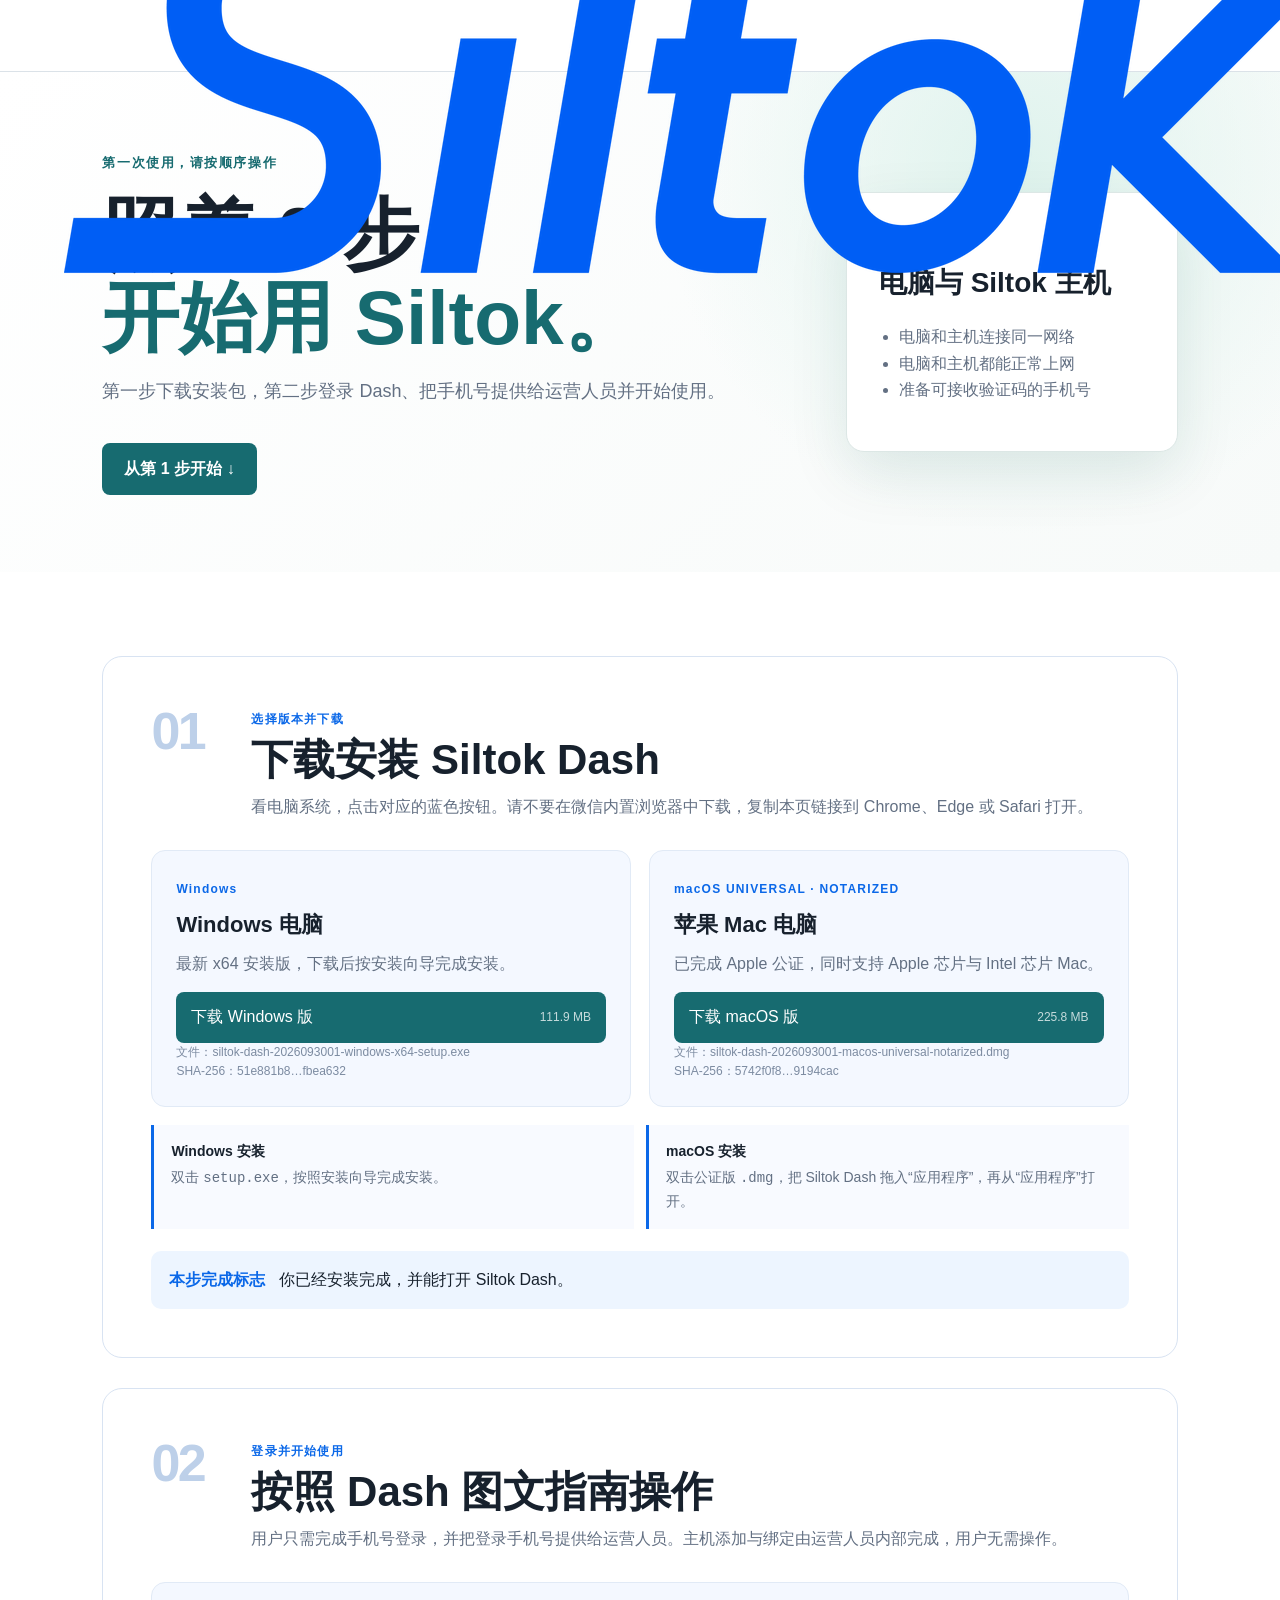
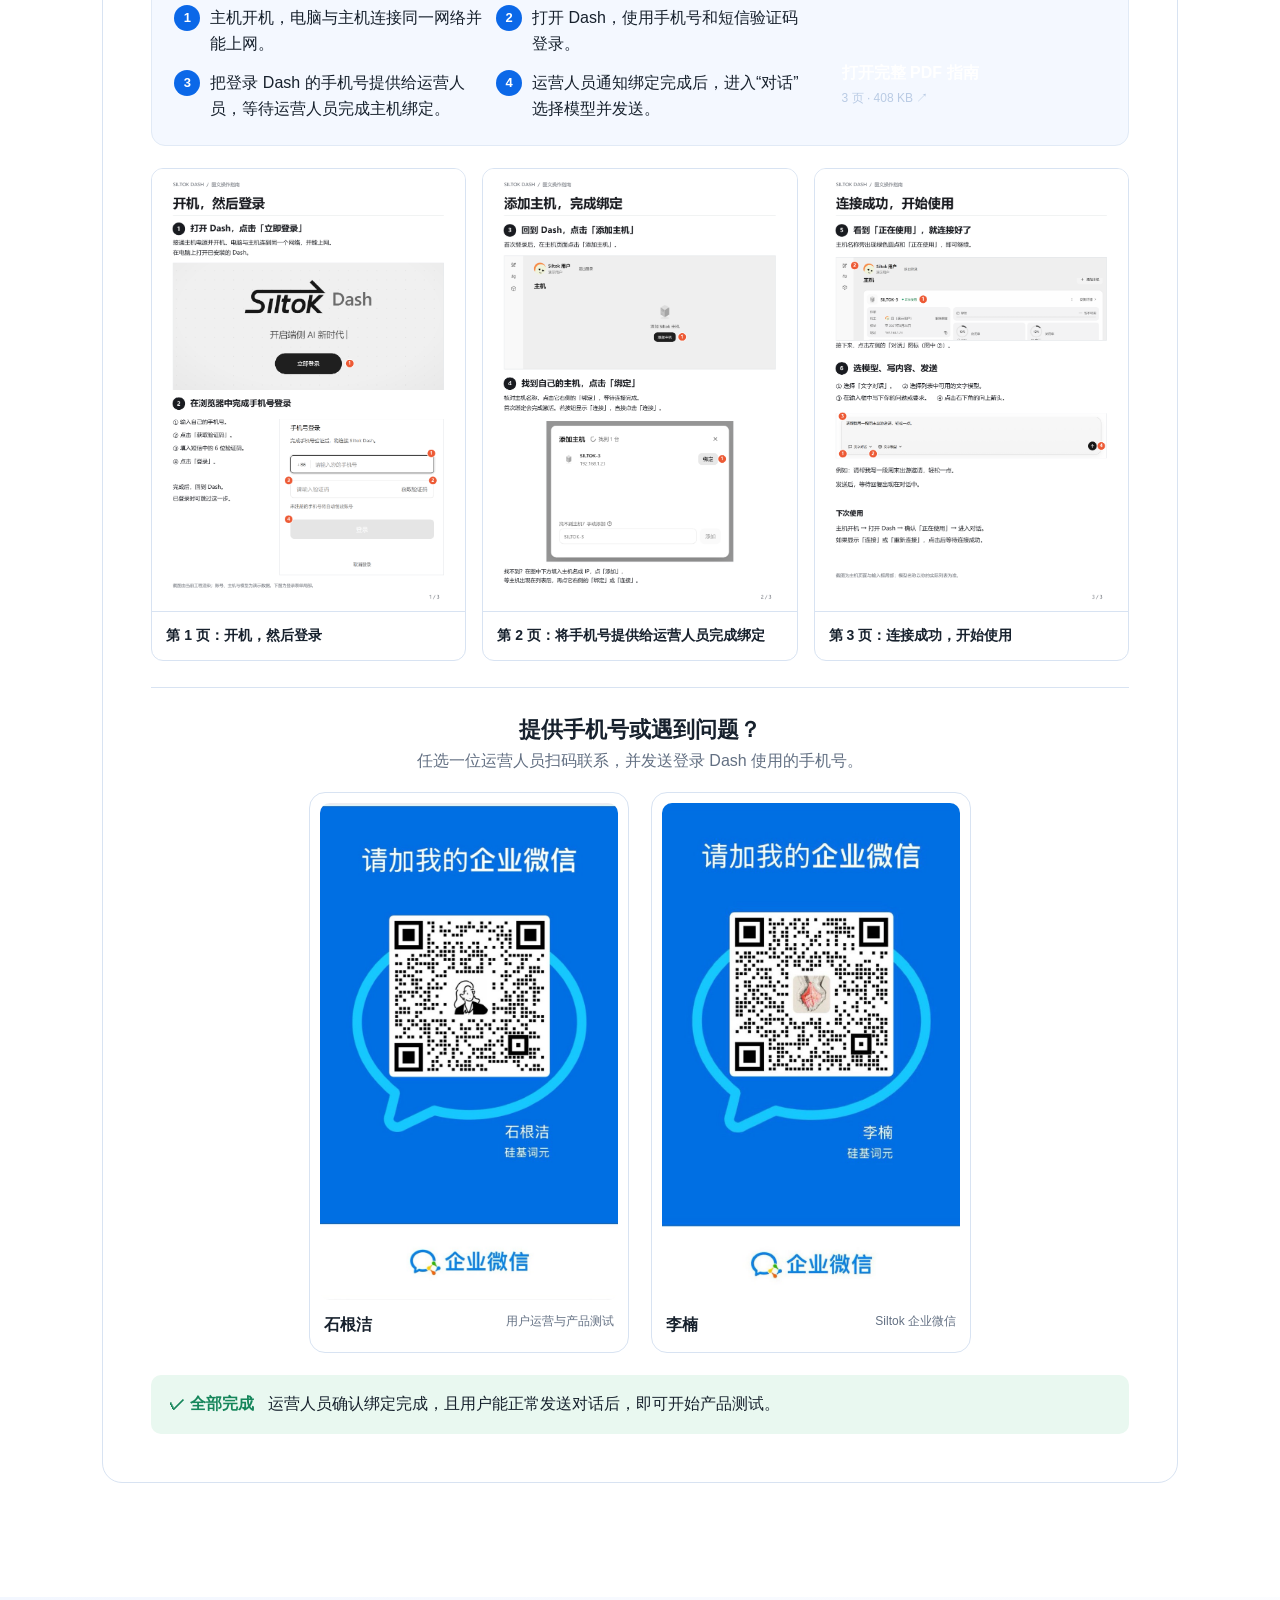
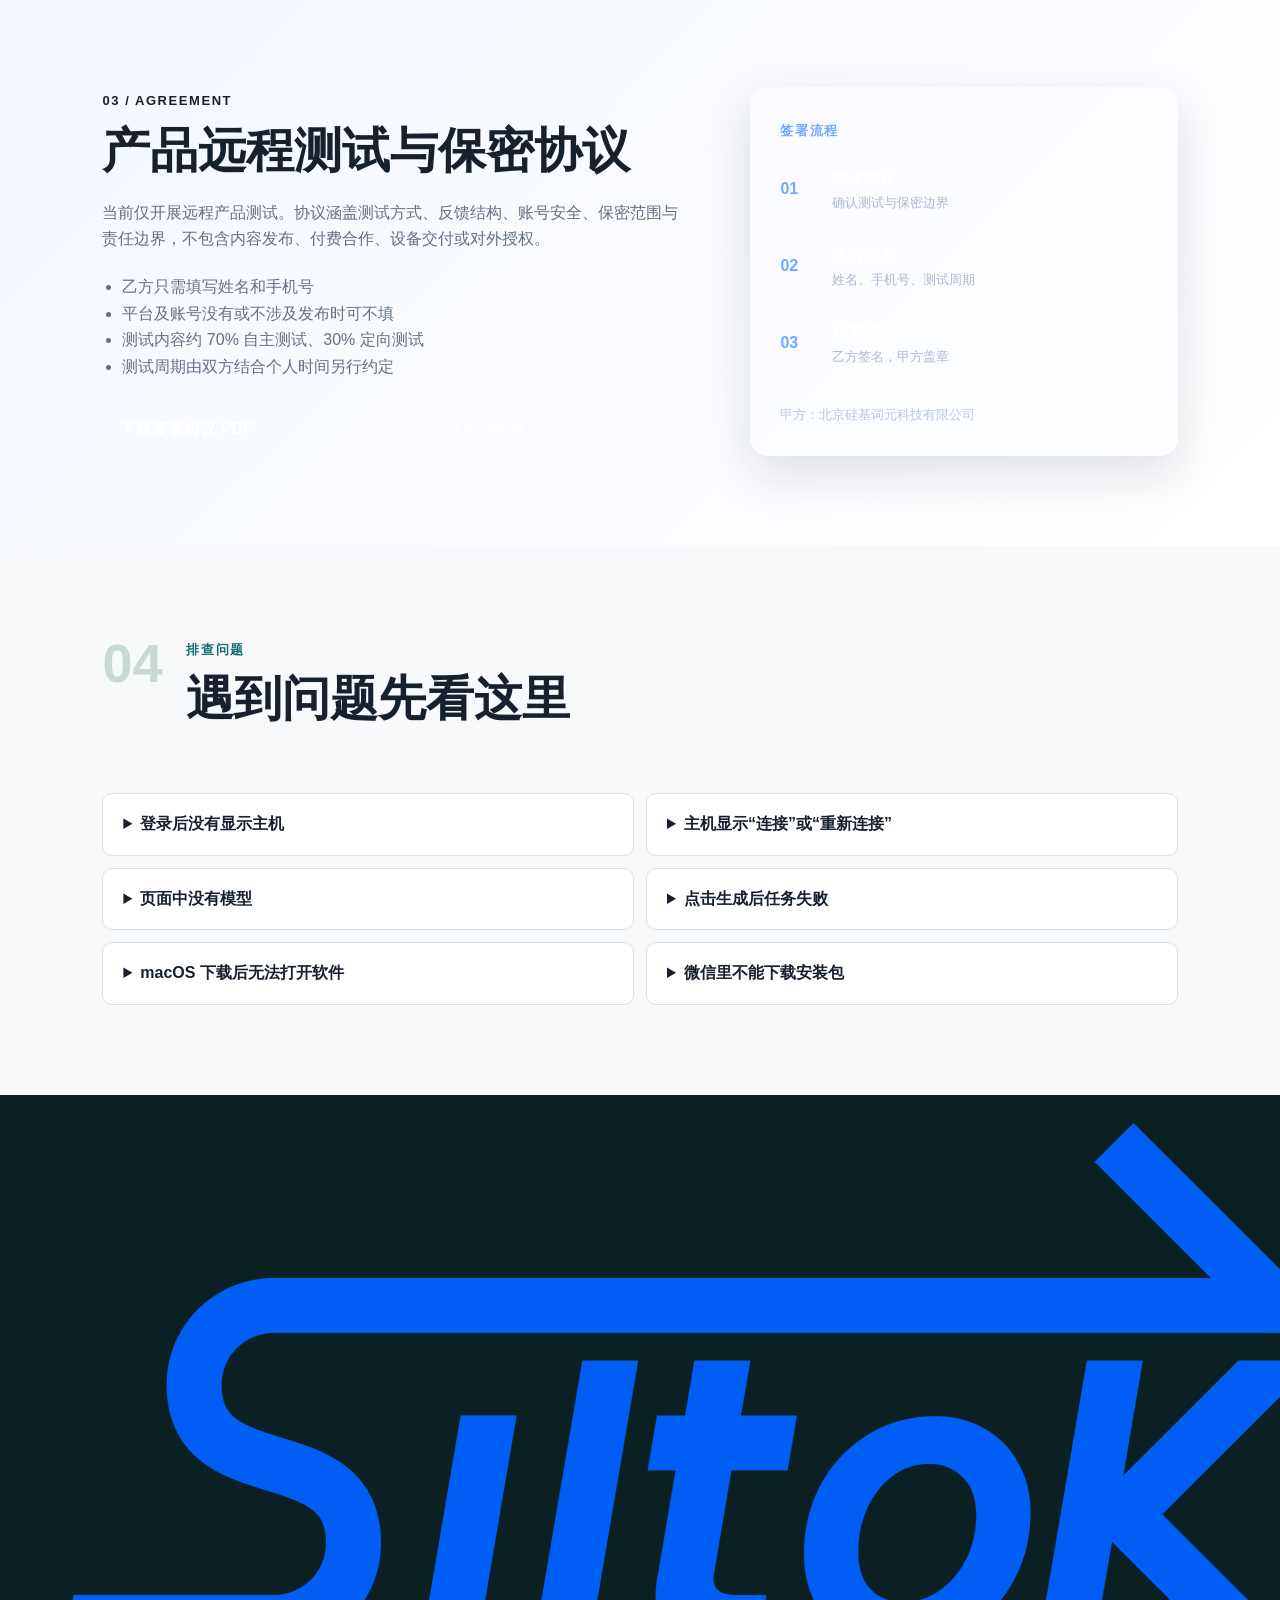
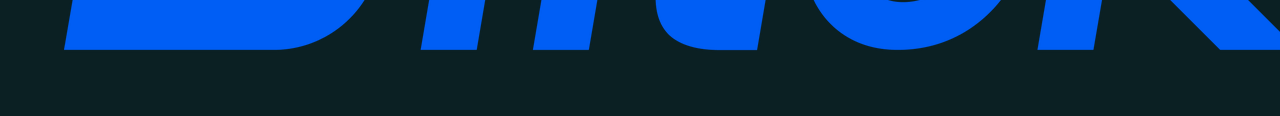
<file: index.html>
<!doctype html>
<html lang="zh-CN">
<head>
  <meta charset="utf-8">
  <meta name="viewport" content="width=device-width,initial-scale=1">
  <meta name="description" content="Siltok Dash Windows 与 macOS 快速上手指南">
  <title>Siltok 快速上手指南</title>
  <link rel="icon" href="assets/favicon.svg">
  <link rel="stylesheet" href="styles.css?v=20260915-2">
  <link rel="stylesheet" href="agreement.css?v=20260915-2">
  <link rel="stylesheet" href="connect-guide.css?v=20260930-4">
</head>
<body>
  <header class="topbar"><a href="#top" class="brand" aria-label="Siltok 首页"><img src="assets/siltok-logo-blue.png" alt="Siltok"></a><nav><a href="#steps">两步开始</a><a href="#agreement">测试协议</a><a href="creator-feedback.html">创作者测试内容和反馈表格</a><a href="#faq">常见问题</a><a href="#guide-contact">联系管理员</a></nav></header>
  <main id="top">
    <section class="hero compact-hero"><div class="hero-copy"><span class="eyebrow">第一次使用，请按顺序操作</span><h1>照着 2 步，<br><em>开始用 Siltok。</em></h1><p>第一步下载安装包，第二步登录 Dash、把手机号提供给运营人员并开始使用。</p><a class="primary start-button" href="#steps">从第 1 步开始 ↓</a></div><aside class="status-card"><span>开始前只需准备</span><strong>电脑与 Siltok 主机</strong><ul><li>电脑和主机连接同一网络</li><li>电脑和主机都能正常上网</li><li>准备可接收验证码的手机号</li></ul></aside></section>

    <section class="guided-flow" id="steps">
      <article class="guide-step" id="step-1"><header><b>01</b><div><small>选择版本并下载</small><h2>下载安装 Siltok Dash</h2><p>看电脑系统，点击对应的蓝色按钮。请不要在微信内置浏览器中下载，复制本页链接到 Chrome、Edge 或 Safari 打开。</p></div></header><div class="system-grid"><section><span class="system-name">Windows</span><h3>Windows 电脑</h3><p>最新 x64 安装版，下载后按安装向导完成安装。</p><a class="download" href="https://github.com/hemolin23/siltok-quickstart-guide/releases/download/v1.3.0/siltok-dash-2026093001-windows-x64-setup.exe">下载 Windows 版 <span>111.9 MB</span></a><p class="checksum">文件：siltok-dash-2026093001-windows-x64-setup.exe<br>SHA-256：51e881b8…fbea632</p></section><section><span class="system-name">macOS UNIVERSAL · NOTARIZED</span><h3>苹果 Mac 电脑</h3><p>已完成 Apple 公证，同时支持 Apple 芯片与 Intel 芯片 Mac。</p><a class="download" href="https://github.com/hemolin23/siltok-quickstart-guide/releases/download/v1.3.0/siltok-dash-2026093001-macos-universal-notarized.dmg">下载 macOS 版 <span>225.8 MB</span></a><p class="checksum">文件：siltok-dash-2026093001-macos-universal-notarized.dmg<br>SHA-256：5742f0f8…9194cac</p></section></div><div class="install-notes"><section><b>Windows 安装</b><span>双击 <code>setup.exe</code>，按照安装向导完成安装。</span></section><section><b>macOS 安装</b><span>双击公证版 <code>.dmg</code>，把 Siltok Dash 拖入“应用程序”，再从“应用程序”打开。</span></section></div><div class="step-done"><b>本步完成标志</b><span>你已经安装完成，并能打开 Siltok Dash。</span></div></article>

      <article class="guide-step" id="step-2"><header><b>02</b><div><small>登录并开始使用</small><h2>按照 Dash 图文指南操作</h2><p>用户只需完成手机号登录，并把登录手机号提供给运营人员。主机添加与绑定由运营人员内部完成，用户无需操作。</p></div></header><div class="guide-summary"><ol><li><b>1</b><span>主机开机，电脑与主机连接同一网络并能上网。</span></li><li><b>2</b><span>打开 Dash，使用手机号和短信验证码登录。</span></li><li><b>3</b><span>把登录 Dash 的手机号提供给运营人员，等待运营人员完成主机绑定。</span></li><li><b>4</b><span>运营人员通知绑定完成后，进入“对话”选择模型并发送。</span></li></ol><a class="guide-pdf-link" href="assets/dash-connection-guide.pdf" target="_blank" rel="noopener">打开完整 PDF 指南 <span>3 页 · 408 KB ↗</span></a></div><div class="guide-pages"><figure><a href="assets/dash-guide-01-login.png" target="_blank"><img src="assets/dash-guide-01-login.png" alt="Dash 图文指南第一页：开机并完成手机号登录"></a><figcaption>第 1 页：开机，然后登录</figcaption></figure><figure><a href="assets/dash-guide-02-bind.png" target="_blank"><img src="assets/dash-guide-02-bind.png" alt="Dash 图文指南第二页：运营人员完成主机绑定"></a><figcaption>第 2 页：将手机号提供给运营人员完成绑定</figcaption></figure><figure><a href="assets/dash-guide-03-use.png" target="_blank"><img src="assets/dash-guide-03-use.png" alt="Dash 图文指南第三页：连接成功并开始对话"></a><figcaption>第 3 页：连接成功，开始使用</figcaption></figure></div><div class="guide-contact" id="guide-contact"><div><b>提供手机号或遇到问题？</b><span>任选一位运营人员扫码联系，并发送登录 Dash 使用的手机号。</span></div><div class="step-contacts"><figure><img src="assets/wecom-shigenjie.jpg" alt="石根洁企业微信二维码名片"><figcaption><strong>石根洁</strong><span>用户运营与产品测试</span></figcaption></figure><figure><img src="assets/wecom-linan.jpg" alt="李楠企业微信二维码名片"><figcaption><strong>李楠</strong><span>Siltok 企业微信</span></figcaption></figure></div></div><div class="success-banner"><b>✓ 全部完成</b><span>运营人员确认绑定完成，且用户能正常发送对话后，即可开始产品测试。</span></div></article>
    </section>

    <section class="agreement" id="agreement"><div class="agreement-copy"><span>03 / AGREEMENT</span><h2>产品远程测试与保密协议</h2><p>当前仅开展远程产品测试。协议涵盖测试方式、反馈结构、账号安全、保密范围与责任边界，不包含内容发布、付费合作、设备交付或对外授权。</p><ul><li>乙方只需填写姓名和手机号</li><li>平台及账号没有或不涉及发布时可不填</li><li>测试内容约 70% 自主测试、30% 定向测试</li><li>测试周期由双方结合个人时间另行约定</li></ul><a class="agreement-download" href="assets/产品远程测试与保密协议.pdf" download>下载签署协议 PDF <span>3 页 · 780 KB</span></a></div><div class="agreement-card"><small>签署流程</small><ol><li><b>01</b><span><strong>阅读协议</strong>确认测试与保密边界</span></li><li><b>02</b><span><strong>填写信息</strong>姓名、手机号、测试周期</span></li><li><b>03</b><span><strong>双方签署</strong>乙方签名，甲方盖章</span></li></ol><p>甲方：北京硅基词元科技有限公司</p></div></section>

    <section class="faq" id="faq"><div class="section-head"><span>04</span><div><small>排查问题</small><h2>遇到问题先看这里</h2></div></div><div class="faq-grid">
      <details><summary>登录后没有显示主机</summary><p>用户无需自行添加或绑定主机。请把登录 Dash 使用的手机号提供给运营人员，由运营人员在内部完成主机绑定。</p></details>
      <details><summary>主机显示“连接”或“重新连接”</summary><p>点击“连接”或“重新连接”，等待主机名称旁出现绿色圆点和“正在使用”。仍失败时保存当前页面截图并联系运营人员。</p></details>
      <details><summary>页面中没有模型</summary><p>刷新或重启 Dash；仍没有模型时联系管理员确认服务状态和账号权限。</p></details>
      <details><summary>点击生成后任务失败</summary><p>保存错误提示、控制台信息和操作系统版本，并说明所选模型与操作步骤后联系管理员。</p></details>
      <details><summary>macOS 下载后无法打开软件</summary><p>请先确认下载的是本页面提供的最新公证版，并核对文件名与校验值。重新下载后，将 Siltok Dash 拖入“应用程序”，再从“应用程序”文件夹打开；仍无法打开时截图联系运营人员。</p></details>
      <details><summary>微信里不能下载安装包</summary><p>请复制本页地址到 Chrome、Edge 或 Safari 打开，再点击下载按钮。</p></details>
    </div></section>

  </main>
  <footer><img src="assets/siltok-logo-blue.png" alt="Siltok"><span>快速上手指南 · 北京硅基词元科技有限公司</span><a href="#top">返回顶部 ↑</a></footer>
</body>
</html>
</file>
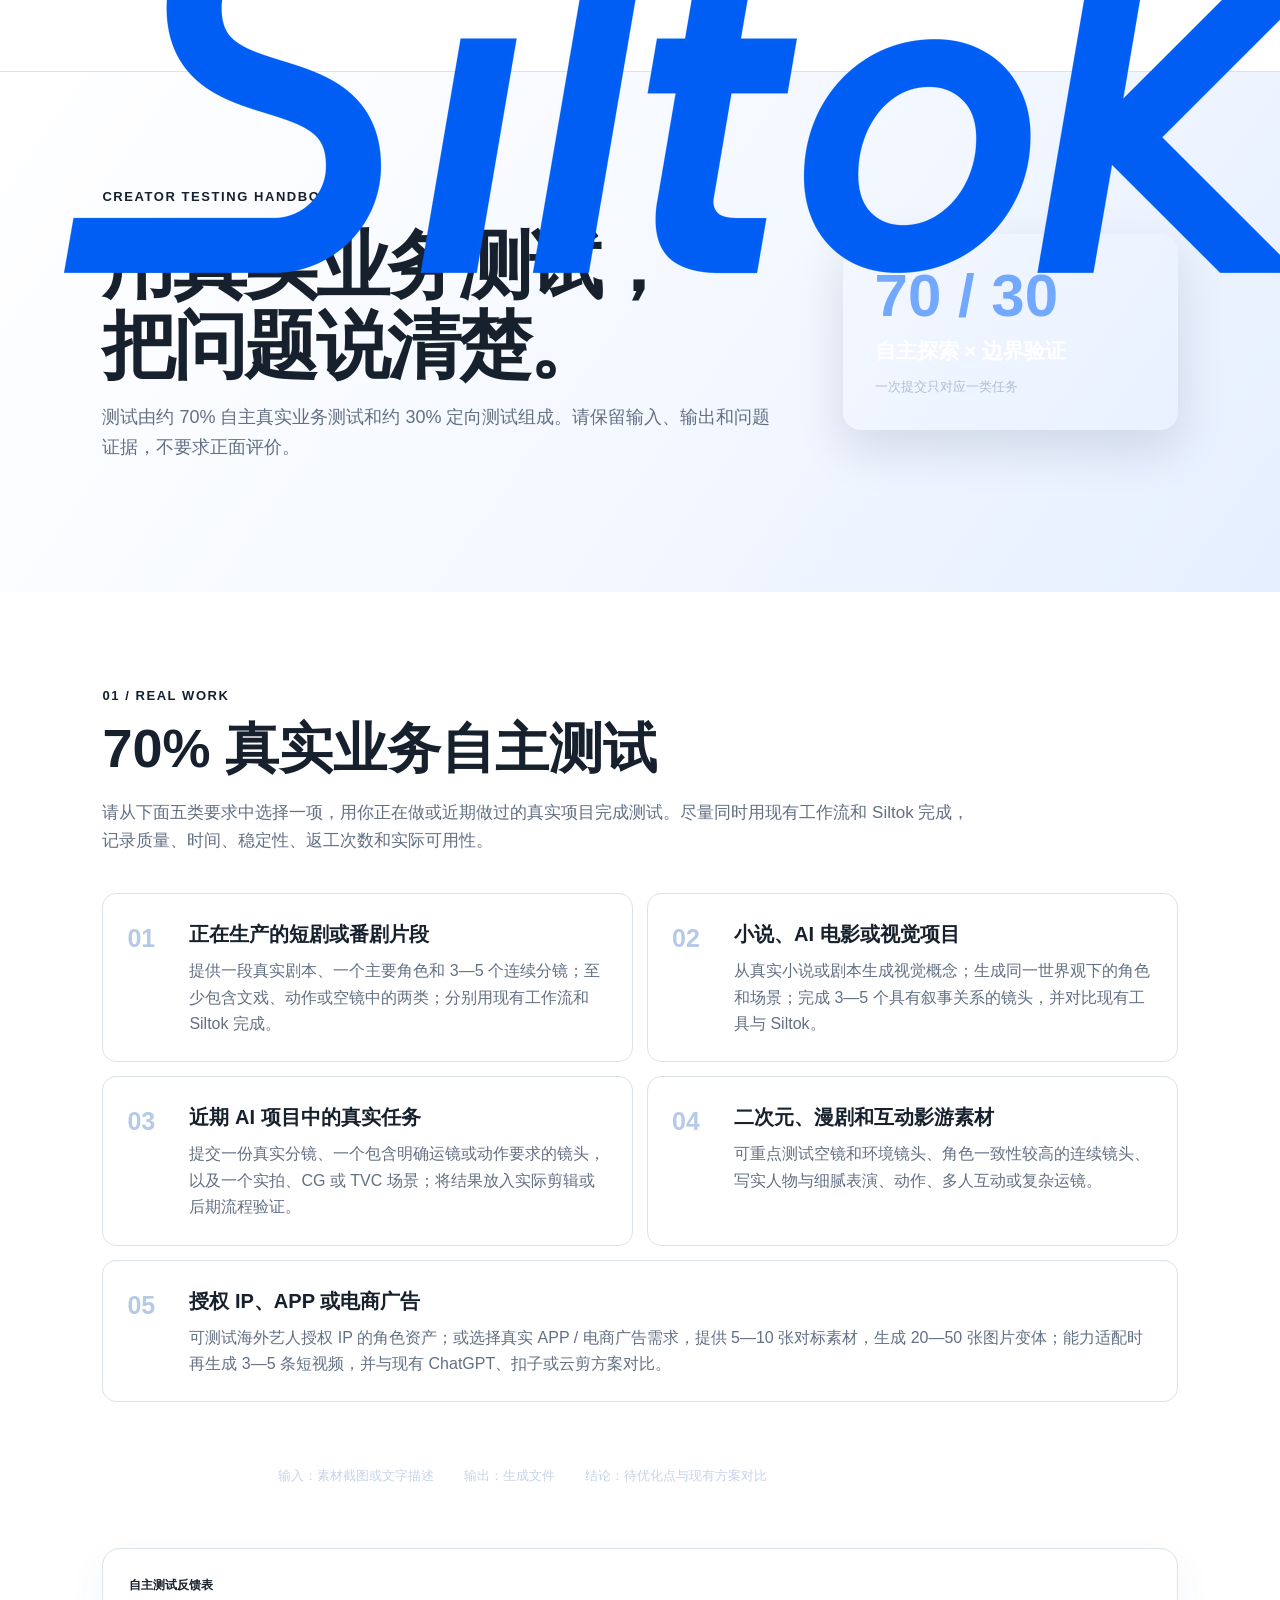
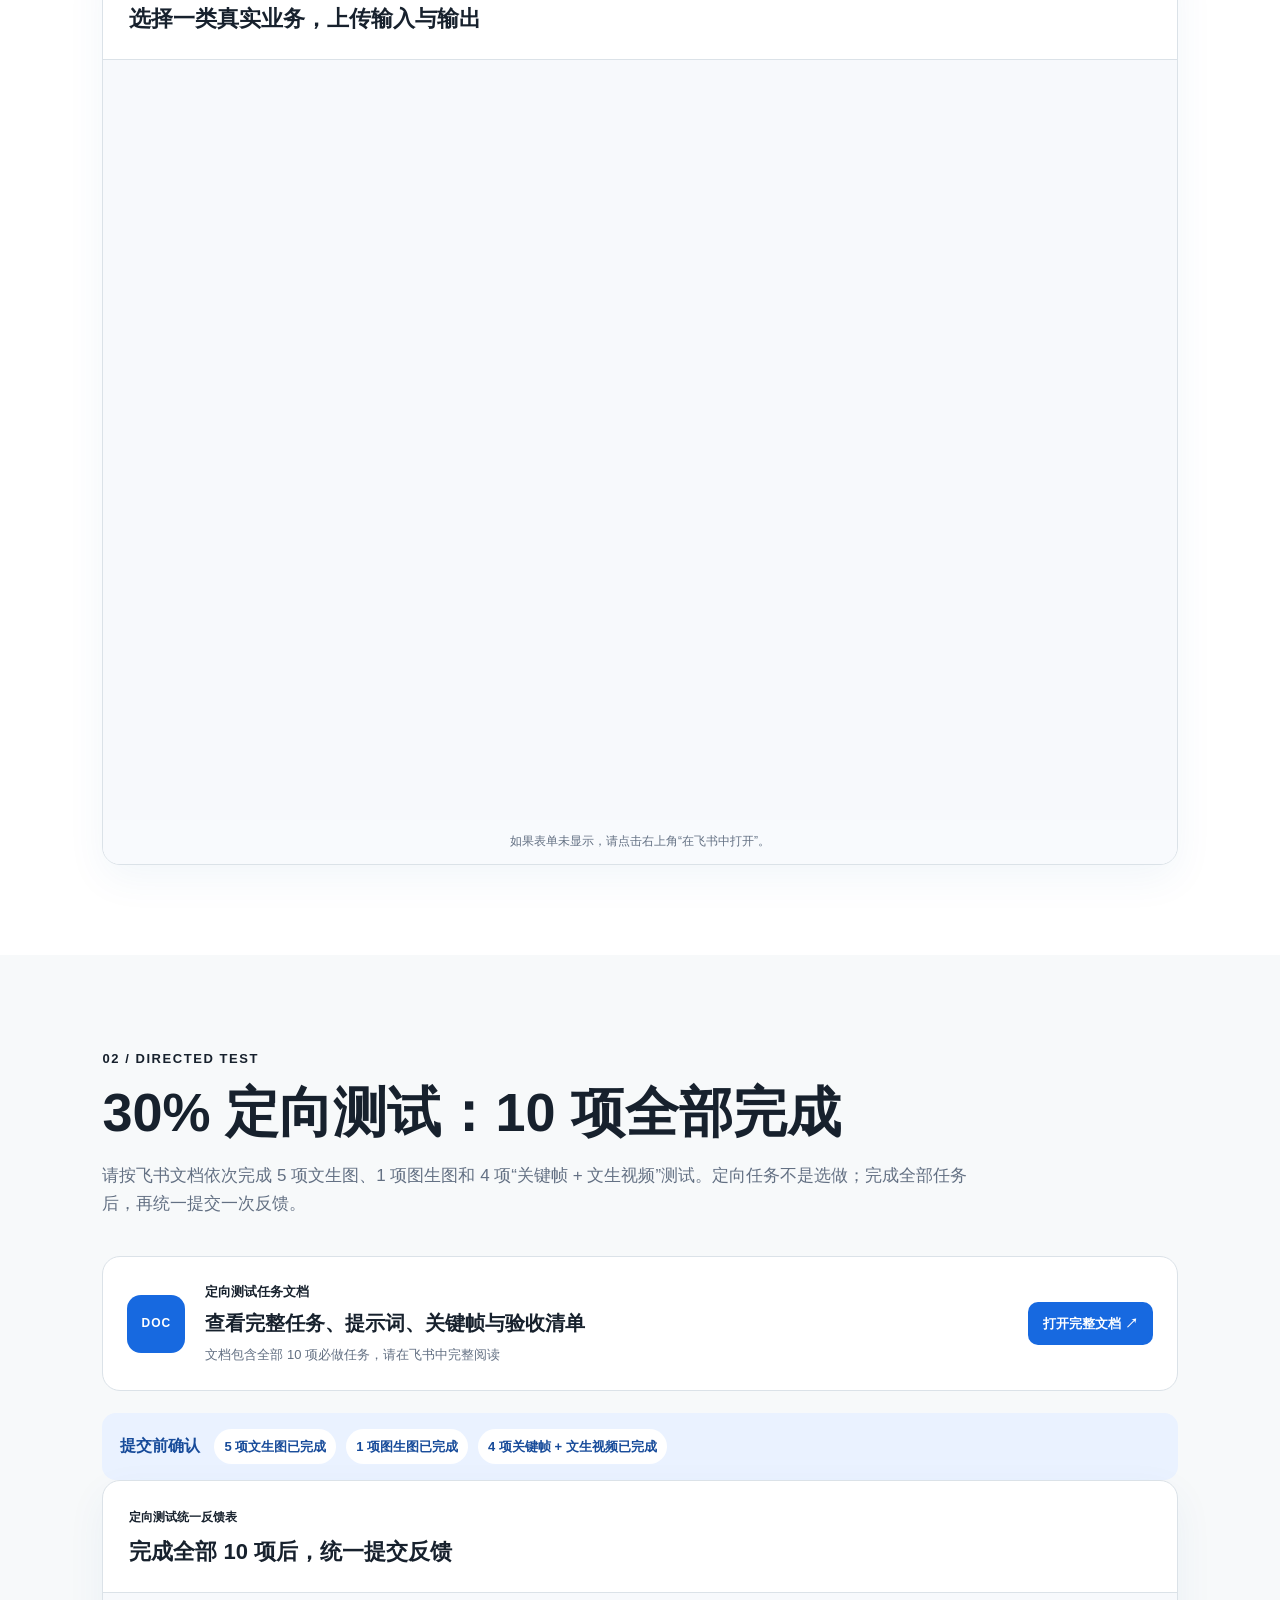
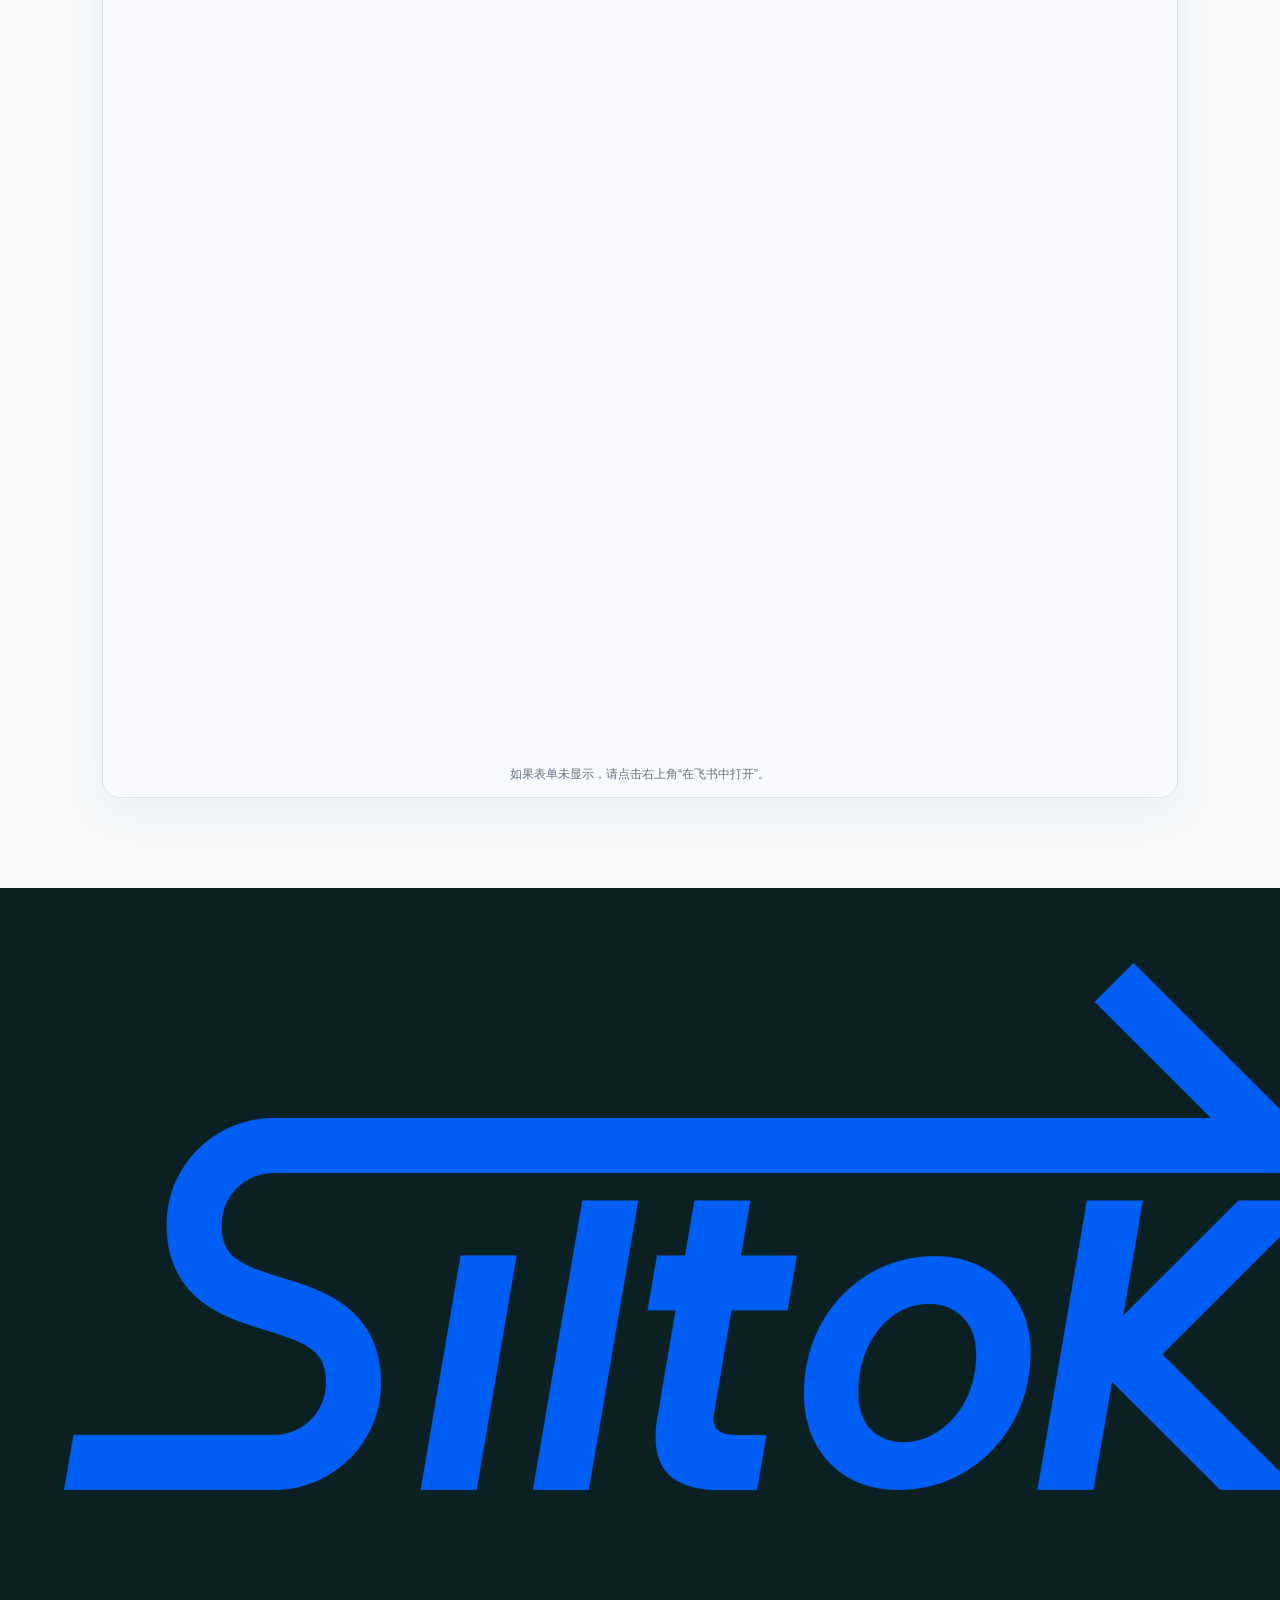
<file: creator-feedback.html>
<!doctype html>
<html lang="zh-CN">
<head>
  <meta charset="utf-8">
  <meta name="viewport" content="width=device-width,initial-scale=1">
  <meta name="description" content="Siltok 创作者测试内容和反馈表格">
  <title>Siltok 创作者测试内容和反馈表格</title>
  <link rel="icon" href="assets/favicon.svg">
  <link rel="stylesheet" href="styles.css">
  <link rel="stylesheet" href="creator-feedback.css">
  <link rel="stylesheet" href="creator-feedback-v2.css">
</head>
<body>
  <header class="topbar"><a href="index.html" class="brand" aria-label="返回操作手册"><img src="assets/siltok-logo-blue.png" alt="Siltok"></a><nav><a href="#self-test">70% 自主测试</a><a href="#directed-test">30% 定向测试</a><a href="index.html">安装手册</a></nav></header>
  <main>
    <section class="feedback-hero"><div><span>CREATOR TESTING HANDBOOK</span><h1>用真实业务测试，<br><em>把问题说清楚。</em></h1><p>测试由约 70% 自主真实业务测试和约 30% 定向测试组成。请保留输入、输出和问题证据，不要求正面评价。</p></div><aside><b>70 / 30</b><strong>自主探索 × 边界验证</strong><small>一次提交只对应一类任务</small></aside></section>

    <section class="test-section" id="self-test">
      <div class="section-intro"><span>01 / REAL WORK</span><h2>70% 真实业务自主测试</h2><p>请从下面五类要求中选择一项，用你正在做或近期做过的真实项目完成测试。尽量同时用现有工作流和 Siltok 完成，记录质量、时间、稳定性、返工次数和实际可用性。</p></div>
      <div class="requirement-list">
        <article><b>01</b><div><h3>正在生产的短剧或番剧片段</h3><p>提供一段真实剧本、一个主要角色和 3—5 个连续分镜；至少包含文戏、动作或空镜中的两类；分别用现有工作流和 Siltok 完成。</p></div></article>
        <article><b>02</b><div><h3>小说、AI 电影或视觉项目</h3><p>从真实小说或剧本生成视觉概念；生成同一世界观下的角色和场景；完成 3—5 个具有叙事关系的镜头，并对比现有工具与 Siltok。</p></div></article>
        <article><b>03</b><div><h3>近期 AI 项目中的真实任务</h3><p>提交一份真实分镜、一个包含明确运镜或动作要求的镜头，以及一个实拍、CG 或 TVC 场景；将结果放入实际剪辑或后期流程验证。</p></div></article>
        <article><b>04</b><div><h3>二次元、漫剧和互动影游素材</h3><p>可重点测试空镜和环境镜头、角色一致性较高的连续镜头、写实人物与细腻表演、动作、多人互动或复杂运镜。</p></div></article>
        <article><b>05</b><div><h3>授权 IP、APP 或电商广告</h3><p>可测试海外艺人授权 IP 的角色资产；或选择真实 APP / 电商广告需求，提供 5—10 张对标素材，生成 20—50 张图片变体；能力适配时再生成 3—5 条短视频，并与现有 ChatGPT、扣子或云剪方案对比。</p></div></article>
      </div>
      <div class="evidence"><strong>每次提交需要包含</strong><span>输入：素材截图或文字描述</span><span>输出：生成文件</span><span>结论：待优化点与现有方案对比</span></div>
      <div class="form-shell"><div class="form-heading"><div><span>自主测试反馈表</span><h3>选择一类真实业务，上传输入与输出</h3></div><a href="https://my.feishu.cn/share/base/shrcnYicNNJIx5ptpzHYFcEhcKb" target="_blank" rel="noreferrer">在飞书中打开 ↗</a></div><iframe src="https://my.feishu.cn/share/base/shrcnYicNNJIx5ptpzHYFcEhcKb" title="Siltok 70%真实业务自主测试反馈表" loading="lazy"></iframe><p class="form-fallback">如果表单未显示，请点击右上角“在飞书中打开”。</p></div>
    </section>

    <section class="test-section directed" id="directed-test">
      <div class="section-intro"><span>02 / DIRECTED TEST</span><h2>30% 定向测试：10 项全部完成</h2><p>请按飞书文档依次完成 5 项文生图、1 项图生图和 4 项“关键帧 + 文生视频”测试。定向任务不是选做；完成全部任务后，再统一提交一次反馈。</p></div>
      <a class="document-card" href="https://my.feishu.cn/wiki/Obl2wG4xhiCFbrkPnOHc1HDtndd?from=from_copylink" target="_blank" rel="noreferrer">
        <span class="document-icon">DOC</span>
        <span class="document-copy"><small>定向测试任务文档</small><strong>查看完整任务、提示词、关键帧与验收清单</strong><em>文档包含全部 10 项必做任务，请在飞书中完整阅读</em></span>
        <span class="document-action">打开完整文档 ↗</span>
      </a>
      <div class="all-required-note"><strong>提交前确认</strong><span>5 项文生图已完成</span><span>1 项图生图已完成</span><span>4 项关键帧 + 文生视频已完成</span></div>
      <div class="form-shell"><div class="form-heading"><div><span>定向测试统一反馈表</span><h3>完成全部 10 项后，统一提交反馈</h3></div><a href="https://my.feishu.cn/share/base/shrcnqecEuOGHFArG2NxmbsFsib" target="_blank" rel="noreferrer">在飞书中打开 ↗</a></div><iframe src="https://my.feishu.cn/share/base/shrcnqecEuOGHFArG2NxmbsFsib" title="Siltok 30%定向测试统一反馈表" loading="lazy"></iframe><p class="form-fallback">如果表单未显示，请点击右上角“在飞书中打开”。</p></div>
    </section>
  </main>
  <footer><img src="assets/siltok-logo-blue.png" alt="Siltok"><span>创作者测试内容和反馈表格 · 北京硅基词元科技有限公司</span><a href="index.html">返回安装手册 ↑</a></footer>
</body>
</html>
</file>
<file: styles.css>
:root{--ink:#17212d;--muted:#637083;--teal:#176b70;--mint:#dff1ee;--line:#dbe2e8;--paper:#f7f9fa;--dark:#102f33}*{box-sizing:border-box}html{scroll-behavior:smooth}body{margin:0;background:#fff;color:var(--ink);font-family:-apple-system,BlinkMacSystemFont,"PingFang SC","Microsoft YaHei",sans-serif;line-height:1.65}.topbar{height:72px;display:flex;align-items:center;justify-content:space-between;padding:0 max(5vw,28px);border-bottom:1px solid var(--line);position:sticky;top:0;background:#fffffff0;backdrop-filter:blur(12px);z-index:10}.brand{font-size:27px;font-weight:800;color:var(--ink);text-decoration:none}.topbar nav{display:flex;gap:28px}.topbar nav a{font-size:14px;color:var(--muted);text-decoration:none}main{overflow:hidden}.hero{min-height:570px;padding:100px max(8vw,36px);display:grid;grid-template-columns:1.4fr .7fr;gap:80px;align-items:center;background:radial-gradient(circle at 80% 20%,#dff3ed 0,transparent 33%),linear-gradient(135deg,#fff,#f7faf9)}.eyebrow,.light-label{display:inline-block;color:var(--teal);font-weight:800;letter-spacing:.12em;font-size:13px;text-transform:uppercase}.hero h1{font-size:clamp(46px,6vw,78px);line-height:1.08;margin:18px 0}.hero h1 em{font-style:normal;color:var(--teal)}.hero-copy>p{max-width:660px;color:var(--muted);font-size:18px}.hero-actions{display:flex;gap:12px;margin-top:30px}.hero-actions a,.video-section a{padding:12px 20px;border-radius:8px;text-decoration:none;font-weight:700}.primary{background:var(--teal);color:white}.secondary{border:1px solid var(--line);color:var(--ink);background:#fff}.status-card{background:#fff;padding:32px;border:1px solid #dce7e5;border-radius:18px;box-shadow:0 22px 60px #0d48461b}.status-card>span{font-size:12px;color:var(--muted);letter-spacing:.1em}.status-card strong{font-size:28px;display:block;margin:9px 0 18px}.status-card i{width:12px;height:12px;display:inline-block;background:#37b87d;border-radius:50%;box-shadow:0 0 0 6px #37b87d20}.status-card ul{padding-left:20px;color:var(--muted)}.platforms,.faq{padding:90px max(8vw,36px)}.section-head{display:flex;gap:24px;align-items:flex-start}.section-head>span{font-size:54px;line-height:1;color:#c7d8d5;font-weight:800}.section-head small{color:var(--teal);font-weight:800;letter-spacing:.12em}.section-head h2,.video-section h2,.support h2{font-size:clamp(30px,4vw,48px);line-height:1.2;margin:7px 0 30px}.tabs{display:flex;gap:8px;margin:42px 0 24px}.tabs button{border:1px solid var(--line);background:#fff;padding:12px 26px;border-radius:8px;font:inherit;font-weight:700;cursor:pointer}.tabs button.active{background:var(--dark);border-color:var(--dark);color:#fff}.steps{display:grid;grid-template-columns:1fr 1fr;gap:16px}.steps.hidden{display:none}.steps article{display:grid;grid-template-columns:55px 1fr;gap:15px;padding:28px;border:1px solid var(--line);border-radius:14px;background:#fff}.steps article>b{font-size:28px;color:#b8ceca}.steps small{color:var(--teal);font-weight:800}.steps h3{font-size:23px;margin:3px 0}.steps p{color:var(--muted);margin:8px 0}.steps a{color:var(--teal);font-weight:700}.steps code:not(.inline){display:block;padding:13px 15px;background:#102f33;color:#e9fffb;border-radius:8px;overflow:auto;font-size:13px}.inline{padding:2px 6px;background:#edf3f2;border-radius:4px}.download{display:flex;justify-content:space-between;align-items:center;padding:12px 15px!important;background:var(--teal);color:#fff!important;border-radius:8px;text-decoration:none;margin-top:15px}.download span{font-size:12px;opacity:.75}.video-section{background:var(--dark);color:#fff;padding:90px max(8vw,36px);display:grid;grid-template-columns:.7fr 1.3fr;gap:60px;align-items:center}.video-section p{color:#bad1ce}.video-section a{display:inline-block;background:white;color:var(--dark);margin-top:16px}.video-section video{width:100%;border-radius:15px;box-shadow:0 28px 70px #0006}.light-label{color:#77bbb5}.faq{background:var(--paper)}.faq-grid{display:grid;grid-template-columns:1fr 1fr;gap:12px;margin-top:36px}.faq details{background:#fff;border:1px solid var(--line);border-radius:10px;padding:17px 20px}.faq summary{font-weight:800;cursor:pointer}.faq p{color:var(--muted);margin:10px 0 0}.support{padding:80px max(8vw,36px);display:grid;grid-template-columns:1fr 260px 220px;align-items:center;gap:38px}.support>div>span{color:var(--teal);font-weight:800}.support h2{margin-bottom:15px}.support p{color:var(--muted)}.support img{width:240px;border-radius:16px;border:1px solid var(--line)}footer{padding:28px max(5vw,28px);background:#0b2023;color:#9fb7b6;display:flex;align-items:center;gap:25px}footer strong{color:white;font-size:23px}footer a{color:white;margin-left:auto}@media(max-width:800px){.topbar nav{display:none}.hero{grid-template-columns:1fr;padding-top:65px}.steps,.faq-grid,.video-section{grid-template-columns:1fr}.status-card{max-width:480px}.support{grid-template-columns:1fr;text-align:center}.support img{margin:auto}.support>p{margin:0}.hero-actions{flex-direction:column}.hero-actions a{text-align:center}.steps article{padding:22px 18px;grid-template-columns:40px 1fr}.video-section{gap:30px}footer{flex-wrap:wrap}footer a{margin-left:0}}
</file>
<file: agreement.css>
.checksum {
  color: #7c8ba1 !important;
  font-size: 12px !important;
  word-break: break-all;
}

.agreement {
  display: grid;
  grid-template-columns: 1.15fr .85fr;
  gap: 70px;
  align-items: center;
  padding: 90px max(8vw, 36px);
  background: linear-gradient(135deg, #f3f7ff, #fff);
}

.agreement-copy > span {
  color: var(--signal);
  font-size: 13px;
  font-weight: 800;
  letter-spacing: .12em;
}

.agreement h2 {
  margin: 9px 0 20px;
  font-size: clamp(30px, 4vw, 48px);
  line-height: 1.2;
}

.agreement-copy > p,
.agreement-copy li { color: var(--muted); }
.agreement-copy ul { margin: 22px 0; padding-left: 20px; }

.agreement-download {
  display: flex;
  justify-content: space-between;
  align-items: center;
  max-width: 440px;
  padding: 14px 18px;
  border-radius: 9px;
  background: var(--signal);
  color: #fff;
  font-weight: 800;
  text-decoration: none;
}

.agreement-download span { font-size: 12px; opacity: .78; }
.agreement-card {
  padding: 30px;
  border-radius: 18px;
  background: var(--midnight);
  color: #fff;
  box-shadow: 0 18px 48px #071b3a20;
}
.agreement-card > small { color: #72a9ff; font-weight: 800; letter-spacing: .12em; }
.agreement-card ol { display: grid; gap: 14px; margin: 22px 0; padding: 0; list-style: none; }
.agreement-card li { display: grid; grid-template-columns: 40px 1fr; gap: 12px; align-items: center; padding-bottom: 14px; border-bottom: 1px solid #ffffff18; }
.agreement-card li > b { color: #72a9ff; }
.agreement-card li span { display: grid; color: #acbad0; font-size: 13px; }
.agreement-card li strong { color: #fff; font-size: 16px; }
.agreement-card > p { margin: 22px 0 0; color: #b8c7dc; font-size: 13px; }

@media (max-width: 800px) {
  .agreement { grid-template-columns: 1fr; gap: 30px; }
}

@media (max-width: 520px) {
  .agreement { padding-right: 24px; padding-left: 24px; }
  .agreement-download { flex-direction: column; align-items: flex-start; gap: 8px; }
}
</file>
<file: connect-guide.css>
.connect-guide {
  padding: 90px max(8vw, 36px);
  background: var(--paper);
}

.connect-guide .section-head {
  align-items: flex-start;
}

.connect-guide .section-head p {
  margin: 8px 0 0;
  color: var(--muted);
  max-width: 700px;
}

.connect-grid {
  display: grid;
  grid-template-columns: 1fr 1fr;
  gap: 22px;
  margin-top: 40px;
}

.connect-grid figure {
  margin: 0;
  background: #fff;
  border: 1px solid var(--line);
  border-radius: 16px;
  overflow: hidden;
  box-shadow: 0 10px 30px #11345c0d;
}

.shot {
  position: relative;
  overflow: hidden;
  background: #eef2f7;
  aspect-ratio: 16 / 9;
}

.shot img {
  display: block;
  width: 100%;
  height: 100%;
  object-fit: cover;
}

.connect-grid figcaption {
  display: flex;
  flex-direction: column;
  gap: 4px;
  padding: 20px 22px;
}

.connect-grid figcaption strong { font-size: 18px; }
.connect-grid figcaption span { color: var(--muted); font-size: 14px; }

.verify-note {
  display: flex;
  gap: 14px;
  align-items: center;
  margin-top: 22px;
  padding: 18px 22px;
  border-radius: 12px;
  background: var(--signal-soft);
  color: var(--ink);
}

.verify-note b { color: var(--signal); white-space: nowrap; }

@media (max-width: 800px) {
  .connect-grid { grid-template-columns: 1fr; }
}

.hero:has(.quick-start) {
  min-height: 720px;
  grid-template-columns: minmax(0, 1.45fr) minmax(300px, .55fr);
  gap: clamp(40px, 6vw, 88px);
  padding-top: 76px;
  padding-bottom: 76px;
}

.quick-start h1 {
  font-size: clamp(42px, 5.2vw, 70px);
}

.quick-intro {
  margin-bottom: 22px;
}

.quick-list {
  list-style: none;
  margin: 0;
  padding: 0;
  display: grid;
  gap: 10px;
  max-width: 760px;
}

.quick-list li {
  display: grid;
  grid-template-columns: 40px minmax(0, 1fr);
  gap: 14px;
  align-items: start;
  padding: 14px 16px;
  background: #fff;
  border: 1px solid var(--line);
  border-radius: 12px;
}

.quick-list li > b {
  display: grid;
  place-items: center;
  width: 36px;
  height: 36px;
  border-radius: 50%;
  background: var(--signal);
  color: #fff;
  font-size: 17px;
}

.quick-list span {
  display: flex;
  flex-direction: column;
  gap: 2px;
}

.quick-list strong {
  font-size: 17px;
}

.quick-list small {
  color: var(--muted);
  font-size: 14px;
  line-height: 1.55;
}

.ready-card strong {
  font-size: 25px;
}

.ready-card a {
  color: var(--signal);
  font-weight: 700;
}

@media (max-width: 800px) {
  .hero:has(.quick-start) {
    min-height: auto;
    grid-template-columns: 1fr;
    padding-top: 52px;
    padding-bottom: 60px;
  }

  .quick-start h1 {
    font-size: clamp(39px, 12vw, 54px);
  }

  .quick-list li {
    grid-template-columns: 36px minmax(0, 1fr);
    padding: 13px;
  }

  .quick-list li > b {
    width: 32px;
    height: 32px;
  }
}

.compact-hero {
  min-height: 500px;
  padding-top: 72px;
  padding-bottom: 72px;
}

.compact-hero .hero-copy > p {
  max-width: 720px;
}

.start-button {
  display: inline-block;
  margin-top: 18px;
  padding: 13px 22px;
  border-radius: 8px;
  text-decoration: none;
  font-weight: 800;
}

.guided-flow {
  --guide-blue: #0b68e8;
  --guide-ice: #f4f8ff;
  --guide-line: #d8e3f2;
  padding: 84px max(8vw, 36px);
  background: #fff;
}

.guide-step {
  width: 100%;
  max-width: 1180px;
  margin: 0 auto 30px;
  padding: clamp(26px, 4vw, 48px);
  border: 1px solid var(--guide-line);
  border-radius: 20px;
  background: #fff;
}

.guide-step > header {
  display: grid;
  grid-template-columns: 78px minmax(0, 1fr);
  gap: 22px;
  align-items: start;
  margin-bottom: 30px;
}

.guide-step > header > b {
  color: #bdd0e9;
  font-size: 52px;
  line-height: 1;
  letter-spacing: -.05em;
}

.guide-step header small,
.system-name {
  color: var(--guide-blue);
  font-size: 12px;
  font-weight: 800;
  letter-spacing: .1em;
}

.guide-step h2 {
  margin: 4px 0 8px;
  font-size: clamp(28px, 4vw, 42px);
  line-height: 1.2;
}

.guide-step header p,
.system-grid p {
  margin: 0;
  color: var(--muted);
}

.system-grid {
  display: grid;
  grid-template-columns: 1fr 1fr;
  gap: 18px;
}

.system-grid > section {
  min-width: 0;
  padding: 24px;
  border-radius: 14px;
  background: var(--guide-ice);
  border: 1px solid #e1eaf6;
}

.system-grid h3 {
  margin: 5px 0 8px;
  font-size: 22px;
}

.micro-steps {
  margin: 16px 0 0;
  padding-left: 22px;
  color: var(--ink);
}

.micro-steps li + li {
  margin-top: 8px;
}

.codex-help {
  display: flex;
  flex-direction: column;
  gap: 4px;
  margin-top: 18px;
  padding: 14px 16px;
  border-left: 3px solid var(--guide-blue);
  background: #fff;
  color: var(--muted);
  font-size: 14px;
}

.codex-help b {
  color: var(--ink);
}

.step-done,
.success-banner {
  display: flex;
  gap: 14px;
  align-items: center;
  margin-top: 22px;
  padding: 16px 18px;
  border-radius: 10px;
  background: #edf5ff;
}

.step-done b,
.success-banner b {
  flex: 0 0 auto;
  color: var(--guide-blue);
}

.step-contacts {
  display: grid;
  grid-template-columns: repeat(2, minmax(220px, 320px));
  justify-content: center;
  gap: 22px;
}

.step-contacts figure {
  min-width: 0;
  margin: 0;
  padding: 10px;
  border: 1px solid var(--guide-line);
  border-radius: 16px;
}

.step-contacts img {
  display: block;
  width: 100%;
  aspect-ratio: 3 / 5;
  object-fit: cover;
  border-radius: 10px;
}

.step-contacts figcaption {
  display: flex;
  justify-content: space-between;
  gap: 10px;
  padding: 12px 4px 4px;
}

.step-contacts figcaption span {
  color: var(--muted);
  font-size: 12px;
}

.final-check {
  display: grid;
  grid-template-columns: repeat(3, 1fr);
  gap: 12px;
  margin: 22px 0 0;
  padding: 0;
  list-style: none;
}

.final-check li {
  display: flex;
  gap: 10px;
  align-items: center;
  padding: 14px;
  border: 1px solid var(--guide-line);
  border-radius: 10px;
}

.final-check b {
  display: grid;
  place-items: center;
  width: 28px;
  height: 28px;
  flex: 0 0 auto;
  border-radius: 50%;
  background: var(--guide-blue);
  color: #fff;
}

.success-banner {
  background: #e9f8f0;
}

.success-banner b {
  color: #16865b;
}

.install-notes {
  display: grid;
  grid-template-columns: 1fr 1fr;
  gap: 12px;
  margin-top: 18px;
}

.install-notes section {
  display: flex;
  flex-direction: column;
  gap: 3px;
  padding: 15px 17px;
  border-left: 3px solid var(--guide-blue);
  background: #f8faff;
  color: var(--muted);
  font-size: 14px;
}

.install-notes b {
  color: var(--ink);
}

.guide-summary {
  display: grid;
  grid-template-columns: minmax(0, 1fr) 280px;
  gap: 20px;
  align-items: end;
  padding: 22px;
  border-radius: 14px;
  background: var(--guide-ice);
  border: 1px solid #e1eaf6;
}

.guide-summary ol {
  display: grid;
  grid-template-columns: 1fr 1fr;
  gap: 12px;
  margin: 0;
  padding: 0;
  list-style: none;
}

.guide-summary li {
  display: flex;
  gap: 10px;
  align-items: flex-start;
}

.guide-summary li b {
  display: grid;
  place-items: center;
  width: 26px;
  height: 26px;
  flex: 0 0 auto;
  border-radius: 50%;
  background: var(--guide-blue);
  color: #fff;
  font-size: 13px;
}

.guide-pdf-link {
  display: flex;
  flex-direction: column;
  gap: 2px;
  padding: 14px 16px;
  border-radius: 9px;
  background: var(--midnight);
  color: #fff;
  text-decoration: none;
  font-weight: 800;
}

.guide-pdf-link span {
  color: #b9cbe4;
  font-size: 12px;
  font-weight: 500;
}

.guide-pages {
  display: grid;
  grid-template-columns: repeat(3, minmax(0, 1fr));
  gap: 16px;
  margin-top: 22px;
}

.guide-pages figure {
  min-width: 0;
  margin: 0;
  overflow: hidden;
  border: 1px solid var(--guide-line);
  border-radius: 12px;
  background: #fff;
}

.guide-pages a,
.guide-pages img {
  display: block;
}

.guide-pages img {
  width: 100%;
  height: auto;
}

.guide-pages figcaption {
  padding: 12px 14px;
  border-top: 1px solid var(--guide-line);
  font-size: 14px;
  font-weight: 800;
}

.guide-contact {
  margin-top: 26px;
  padding-top: 24px;
  border-top: 1px solid var(--guide-line);
}

.guide-contact > div:first-child {
  display: flex;
  flex-direction: column;
  align-items: center;
  margin-bottom: 18px;
}

.guide-contact > div:first-child b {
  font-size: 22px;
}

.guide-contact > div:first-child span {
  color: var(--muted);
}

@media (max-width: 800px) {
  .compact-hero {
    min-height: auto;
  }

  .guided-flow {
    padding: 54px 20px;
  }

  .guide-step {
    width: 100%;
    padding: 24px 18px;
    border-radius: 15px;
  }

  .guide-step > header {
    grid-template-columns: 52px minmax(0, 1fr);
    gap: 12px;
  }

  .guide-step > header > b {
    font-size: 38px;
  }

  .system-grid,
  .final-check,
  .install-notes,
  .guide-summary,
  .guide-summary ol {
    grid-template-columns: 1fr;
  }

  .guide-pages {
    grid-template-columns: 1fr;
  }

  .guide-pages figure {
    max-width: 560px;
    margin: 0 auto;
  }

  .connect-grid {
    grid-template-columns: minmax(0, 1fr);
  }

  .step-contacts {
    grid-template-columns: 1fr 1fr;
    gap: 10px;
  }

  .step-contacts figure {
    padding: 6px;
  }

  .step-contacts figcaption {
    display: block;
    padding: 9px 2px 2px;
  }

  .step-contacts figcaption span {
    display: block;
  }

  .step-done,
  .success-banner {
    align-items: flex-start;
    flex-direction: column;
    gap: 3px;
  }
}
</file>
<file: creator-feedback.css>
.feedback-hero{min-height:520px;padding:90px max(8vw,36px);display:grid;grid-template-columns:1.2fr .6fr;gap:70px;align-items:center;background:linear-gradient(125deg,#fff 0,#f4f8ff 55%,#e5efff 100%)}.feedback-hero>div>span,.section-intro>span{color:var(--signal);font-size:13px;font-weight:800;letter-spacing:.12em}.feedback-hero h1{font-size:clamp(44px,6vw,74px);line-height:1.08;letter-spacing:-.04em;margin:16px 0}.feedback-hero h1 em{color:var(--signal);font-style:normal}.feedback-hero p{max-width:720px;color:var(--muted);font-size:18px}.feedback-hero aside{display:grid;gap:8px;padding:32px;border-radius:18px;background:var(--midnight);color:#fff;box-shadow:0 18px 48px #071b3a20}.feedback-hero aside b{font-size:60px;line-height:1;color:#72a9ff}.feedback-hero aside strong{font-size:21px}.feedback-hero aside small{color:#aebed5}.test-section{padding:90px max(8vw,36px)}.test-section.directed{background:var(--paper)}.section-intro{max-width:880px}.section-intro h2{font-size:clamp(34px,4.5vw,54px);line-height:1.18;margin:9px 0 18px}.section-intro p{color:var(--muted);font-size:17px}.source-link{display:inline-block;margin-top:8px;color:var(--signal);font-weight:800}.requirement-list{display:grid;grid-template-columns:1fr 1fr;gap:14px;margin:38px 0}.requirement-list article{display:grid;grid-template-columns:48px 1fr;gap:14px;padding:24px;border:1px solid var(--line);border-radius:14px;background:#fff}.requirement-list article:last-child{grid-column:1/-1}.requirement-list b{font-size:25px;color:#b5cae8}.requirement-list h3{font-size:20px;margin:0 0 7px}.requirement-list p{margin:0;color:var(--muted)}.evidence{display:flex;gap:10px;flex-wrap:wrap;align-items:center;padding:18px 20px;margin-bottom:36px;border-radius:12px;background:var(--midnight);color:#fff}.evidence strong{margin-right:8px}.evidence span{padding:7px 10px;border-radius:6px;background:#ffffff12;color:#c6d4e8;font-size:13px}.task-grid{display:grid;grid-template-columns:repeat(3,1fr);gap:14px;margin:38px 0}.task-grid article{padding:24px;border:1px solid var(--line);border-radius:14px;background:#fff}.task-grid article span{color:var(--signal);font-size:12px;font-weight:800}.task-grid h3{font-size:22px;margin:8px 0}.task-grid p{color:var(--muted)}.task-grid small{display:block;padding-top:12px;border-top:1px solid var(--line);color:#708099}.form-shell{overflow:hidden;border:1px solid var(--line);border-radius:18px;background:#fff;box-shadow:0 14px 40px #1a5ba00e}.form-heading{display:flex;justify-content:space-between;align-items:center;gap:24px;padding:22px 26px;border-bottom:1px solid var(--line)}.form-heading span{color:var(--signal);font-size:12px;font-weight:800}.form-heading h3{margin:4px 0 0;font-size:22px}.form-heading a{flex:none;padding:10px 14px;border-radius:8px;background:var(--signal);color:#fff;font-weight:800;text-decoration:none}.form-shell iframe{display:block;width:100%;height:760px;border:0;background:#f7f9fc}.form-fallback{margin:0;padding:12px 20px;text-align:center;color:var(--muted);font-size:12px;background:#f8fafd}@media(max-width:900px){.feedback-hero{grid-template-columns:1fr}.feedback-hero aside{max-width:460px}.task-grid{grid-template-columns:1fr 1fr}}@media(max-width:700px){.requirement-list,.task-grid{grid-template-columns:1fr}.requirement-list article:last-child{grid-column:auto}.form-heading{align-items:flex-start;flex-direction:column}.form-shell iframe{height:680px}.feedback-hero,.test-section{padding-left:24px;padding-right:24px}}
</file>
<file: creator-feedback-v2.css>
.document-card {
  display: grid;
  grid-template-columns: auto 1fr auto;
  gap: 20px;
  align-items: center;
  margin-top: 38px;
  padding: 24px;
  border: 1px solid var(--line);
  border-radius: 18px;
  background: #fff;
  color: inherit;
  text-decoration: none;
  transition: transform .2s ease, border-color .2s ease, box-shadow .2s ease;
}
.document-card:hover {
  transform: translateY(-2px);
  border-color: #78a8ef;
  box-shadow: 0 16px 42px rgba(28, 91, 184, .12);
}
.document-icon { display: grid; place-items: center; width: 58px; height: 58px; border-radius: 14px; background: #1769e0; color: #fff; font-size: 12px; font-weight: 900; letter-spacing: .08em; }
.document-copy { display: grid; gap: 4px; }
.document-copy small { color: var(--signal); font-weight: 800; }
.document-copy strong { font-size: 20px; }
.document-copy em { color: var(--muted); font-size: 13px; font-style: normal; }
.document-action { padding: 11px 15px; border-radius: 10px; background: #1769e0; color: #fff; font-size: 13px; font-weight: 800; white-space: nowrap; }
.all-required-note {
  display: flex;
  flex-wrap: wrap;
  gap: 10px;
  align-items: center;
  margin: 22px 0 0;
  padding: 16px 18px;
  border-radius: 14px;
  background: #eaf2ff;
  color: #174b9a;
}
.all-required-note strong { margin-right: 4px; }
.all-required-note span { padding: 7px 10px; border-radius: 999px; background: #fff; font-size: 13px; font-weight: 700; }
@media (max-width: 700px) {
  .document-card { grid-template-columns: auto 1fr; padding: 18px; }
  .document-action { grid-column: 1 / -1; text-align: center; }
}
</file>
